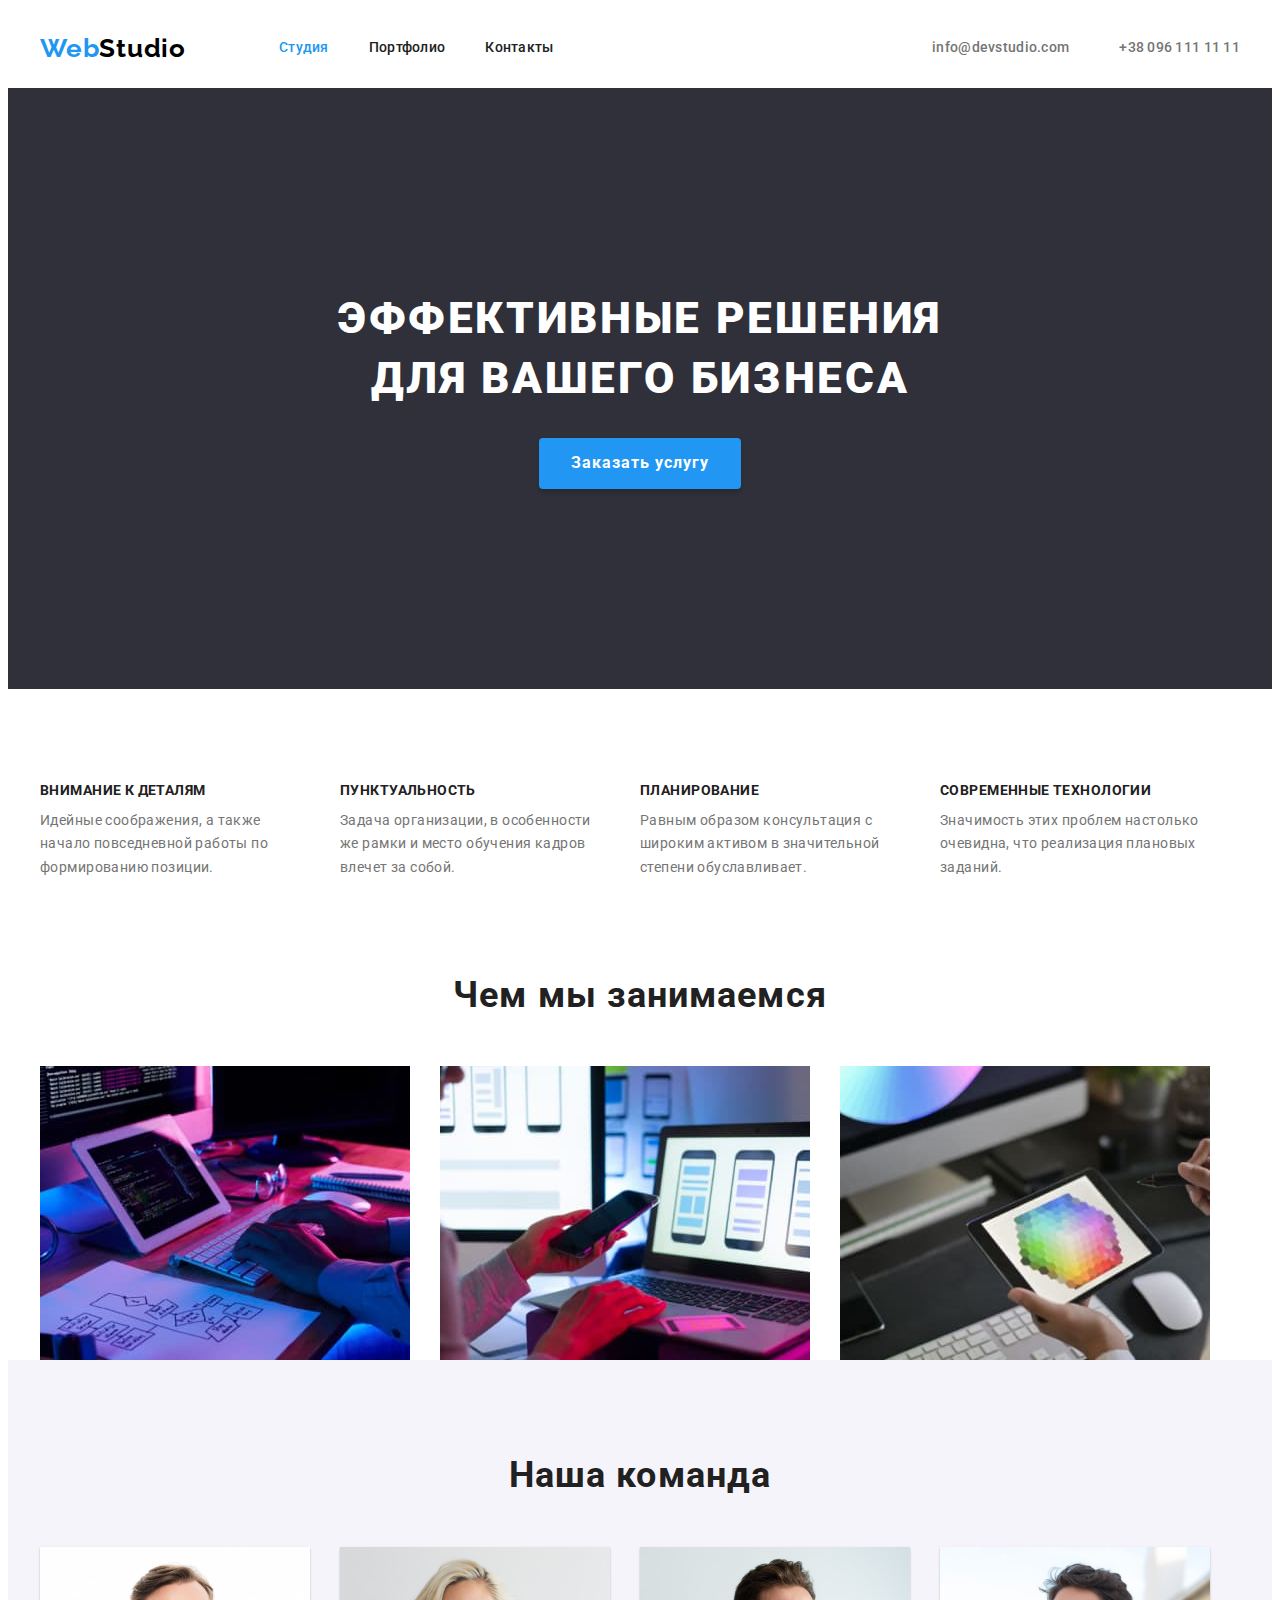
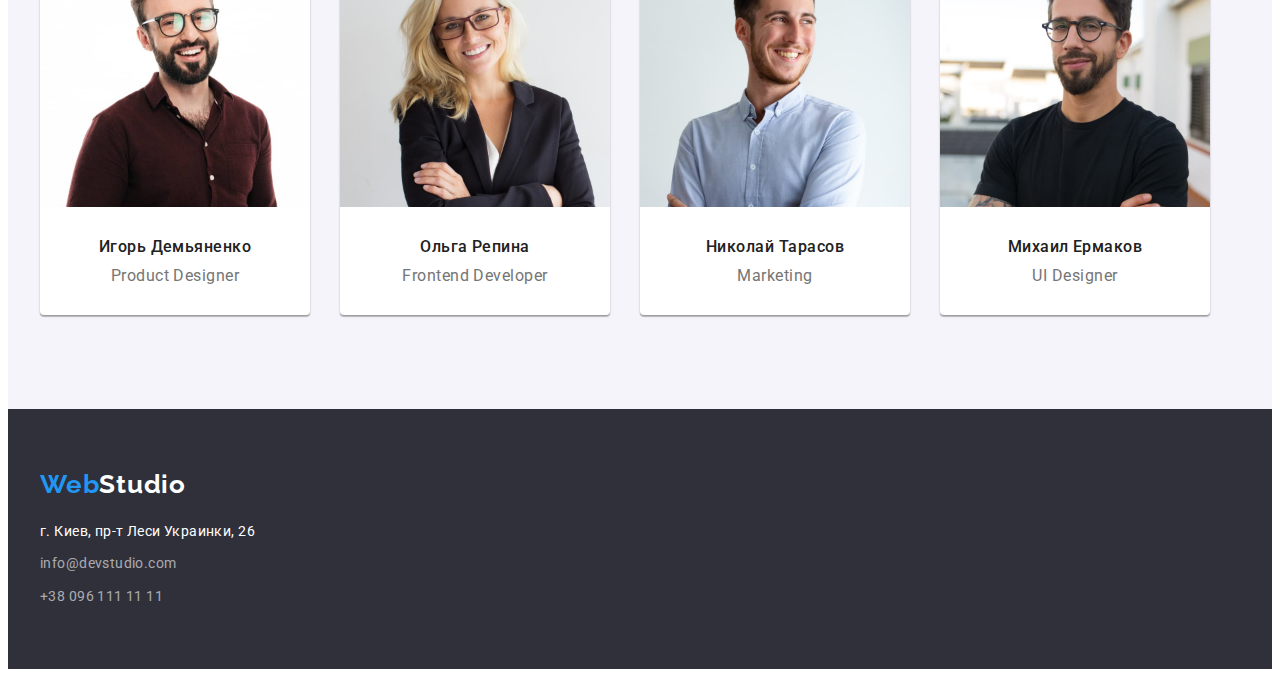
<file: index.html>
<!DOCTYPE html>
<html lang="ru">
	<head>
		<meta charset="UTF-8" />
		<meta http-equiv="X-UA-Compatible" content="IE=edge" />
		<meta name="viewport" content="width=device-width, initial-scale=1.0" />
		<title>Студия</title>
		<link
			href="https://fonts.googleapis.com/css2?family=Raleway:wght@700&family=Roboto:wght@400;500;700;900&display=swap"
			rel="stylesheet"
		/>
		<link rel="stylesheet" href="https://cdnjs.cloudflare.com/ajax/libs/modern-normalize/1.1.0/modern-normalize.min.css"
			integrity="sha512-wpPYUAdjBVSE4KJnH1VR1HeZfpl1ub8YT/NKx4PuQ5NmX2tKuGu6U/JRp5y+Y8XG2tV+wKQpNHVUX03MfMFn9Q=="
			crossorigin="anonymous" referrerpolicy="no-referrer" />

		<link rel="stylesheet" href="./css/styles.css" />
	</head>
	<body class="page">
		<!-- Верхняя линия -->
		<header class="page-header">

			<div class="container main-nav">		
			<nav class="main-nav">
				<a href="./index.html" class="logo link" lang="en">
					Web
					<span class="logo-header">Studio</span>
				</a>

				<ul class="site-nav list link">
					<li class="site-nav-item"><a href="./index.html" class="nav-link link current">Студия</a></li>
					<li class="site-nav-item"><a href="./portfolio.html" class="nav-link link">Портфолио</a></li>
					<li class="site-nav-item"><a href="" class="nav-link link">Контакты</a></li>
				</ul>
			</nav>
	
			<ul class="contacts-nav list link">
				<li class="contacts-nav-item"><a href="mailto:info@devstudio.com"
						class="contacts-nav-link link">info@devstudio.com</a></li>
				<li class="contacts-nav-item"><a href="tel:+380961111111" class="contacts-nav-link link">+38 096 111 11 11</a></li>
			
			</ul>
			</div>
		
		</header>

		<!-- Main content -->
		<main>
			<!-- Шапка -->
			<section class="section hero">
				<div class="container">
				<h1 class="hero-title">
					Эффективные решения для вашего бизнеса
				</h1>
				<button type="button" class="hero-buttom">Заказать услугу</button>
				</div>
			</section>

			<!-- Особенности -->
			
			<section class="section feature">
				<div class="container">
				<h2 class="section-title visually-hidden">Особенности</h2>
             
				<ul class="feature-list list">
					<li class="feature-list-item">
						<h3 class="feature-title">Внимание к деталям</h3>
						<p class="text list">Идейные соображения, а также начало повседневной работы по формированию позиции.</p>
					</li>
					<li class="feature-list-item">
						<h3 class="feature-title">Пунктуальность</h3>
						<p class="text list">Задача организации, в особенности же рамки и место обучения кадров влечет за собой.</p>
					</li>
					<li class="feature-list-item">
						<h3 class="feature-title">Планирование</h3>
						<p class="text list">Равным образом консультация с широким активом в значительной степени обуславливает.</p>
					</li>
					<li class="feature-list-item">
						<h3 class="feature-title">Современные технологии</h3>
						<p class="text list">Значимость этих проблем настолько очевидна, что реализация плановых заданий.</p>
					</li>
				</ul>
			</div>	
			</section>
			

			<!-- Чем мы занимаемся -->
			
			<section class="section work">
				<div class="container">
				<h2 class="section-title">Чем мы занимаемся</h2>
				<ul class="work-list list">
					<li class="work-flex" >
						<img src="./image/box-1.jpg" alt="Работа за компьютером" width="370" height="295" class="work-img"/>
					</li>
					<li class="work-flex" >
						<img src="./image/box-2.jpg" alt="Работа с мобильными устройствави" width="370" height="295" class="work-img"/>
					</li>
					<li class="work-flex" >
						<img src="./image/box-3.jpg" alt="Работа с графическим дизайном" width="370" height="295" class="work-img"/>
					</li>
				</ul>
				</div>
			</section>



			<!-- Наша команда -->
			
			<section class="section team">
				<div class="container">
				<h2 class="section-title">Наша команда</h2>

				<ul class="team-list list">
					
					<li class="team-bg">
						<img src="./image/team/team-1.jpg" alt="Фото Игоря Демьяненко" width="270" class="team-img" />
						<div class="team-content">
						<h3 class="team-title">Игорь Демьяненко</h3>
						<p class="team-text" lang="en">Product Designer</p>
						</div>
					</li>
					<li class="team-bg">
						<img src="./image/team/team-2.jpg" alt="Фото Ольги Репиной" width="270" class="team-img" />
						<div class="team-content">
						<h3 class="team-title">Ольга Репина</h3>
						<p class="team-text" lang="en">Frontend Developer</p>
						</div>
					</li>
					<li class="team-bg">
						<img src="./image/team/team-3.jpg" alt="Фото Николая Тарасова" width="270" class="team-img" />
						<div class="team-content">
						<h3 class="team-title">Николай Тарасов</h3>
						<p class="team-text" lang="en">Marketing</p>
						</div>
					</li>
					<li class="team-bg">
						<img src="./image/team/team-4.jpg" alt="Фото Михаила Ермакова" width="270" class="team-img" />
						<div class="team-content">
						<h3 class="team-title">Михаил Ермаков</h3>
						<p class="team-text" lang="en">UI Designer</p>
						</div>
					</li>
				</ul>
				</div>
			</section>
		
		</main>

		<!-- Подвал -->
		<footer class="footer section">
			<div class="container">
			<a href="./index.html" class="logo link logo-down" lang="en">
				Web
				<span class="logo-footer">Studio</span>
			</a>

			<address class="footer-nav list link">
				<ul class="list">
					<li class="footer-nav-item"><a href="" class="footer-nav-address link">г. Киев, пр-т Леси Украинки, 26</a></li>
					<li class="footer-nav-item"><a href="mailto:info@devstudio.com" class="footer-nav-contact link">info@devstudio.com</a></li>
					<li class="footer-nav-item"><a href="tel:+380961111111" class="footer-nav-contact link">+38 096 111 11 11</a></li>
				</ul>
			</address>
		</div>
		</footer>
	</body>
</html>
</file>
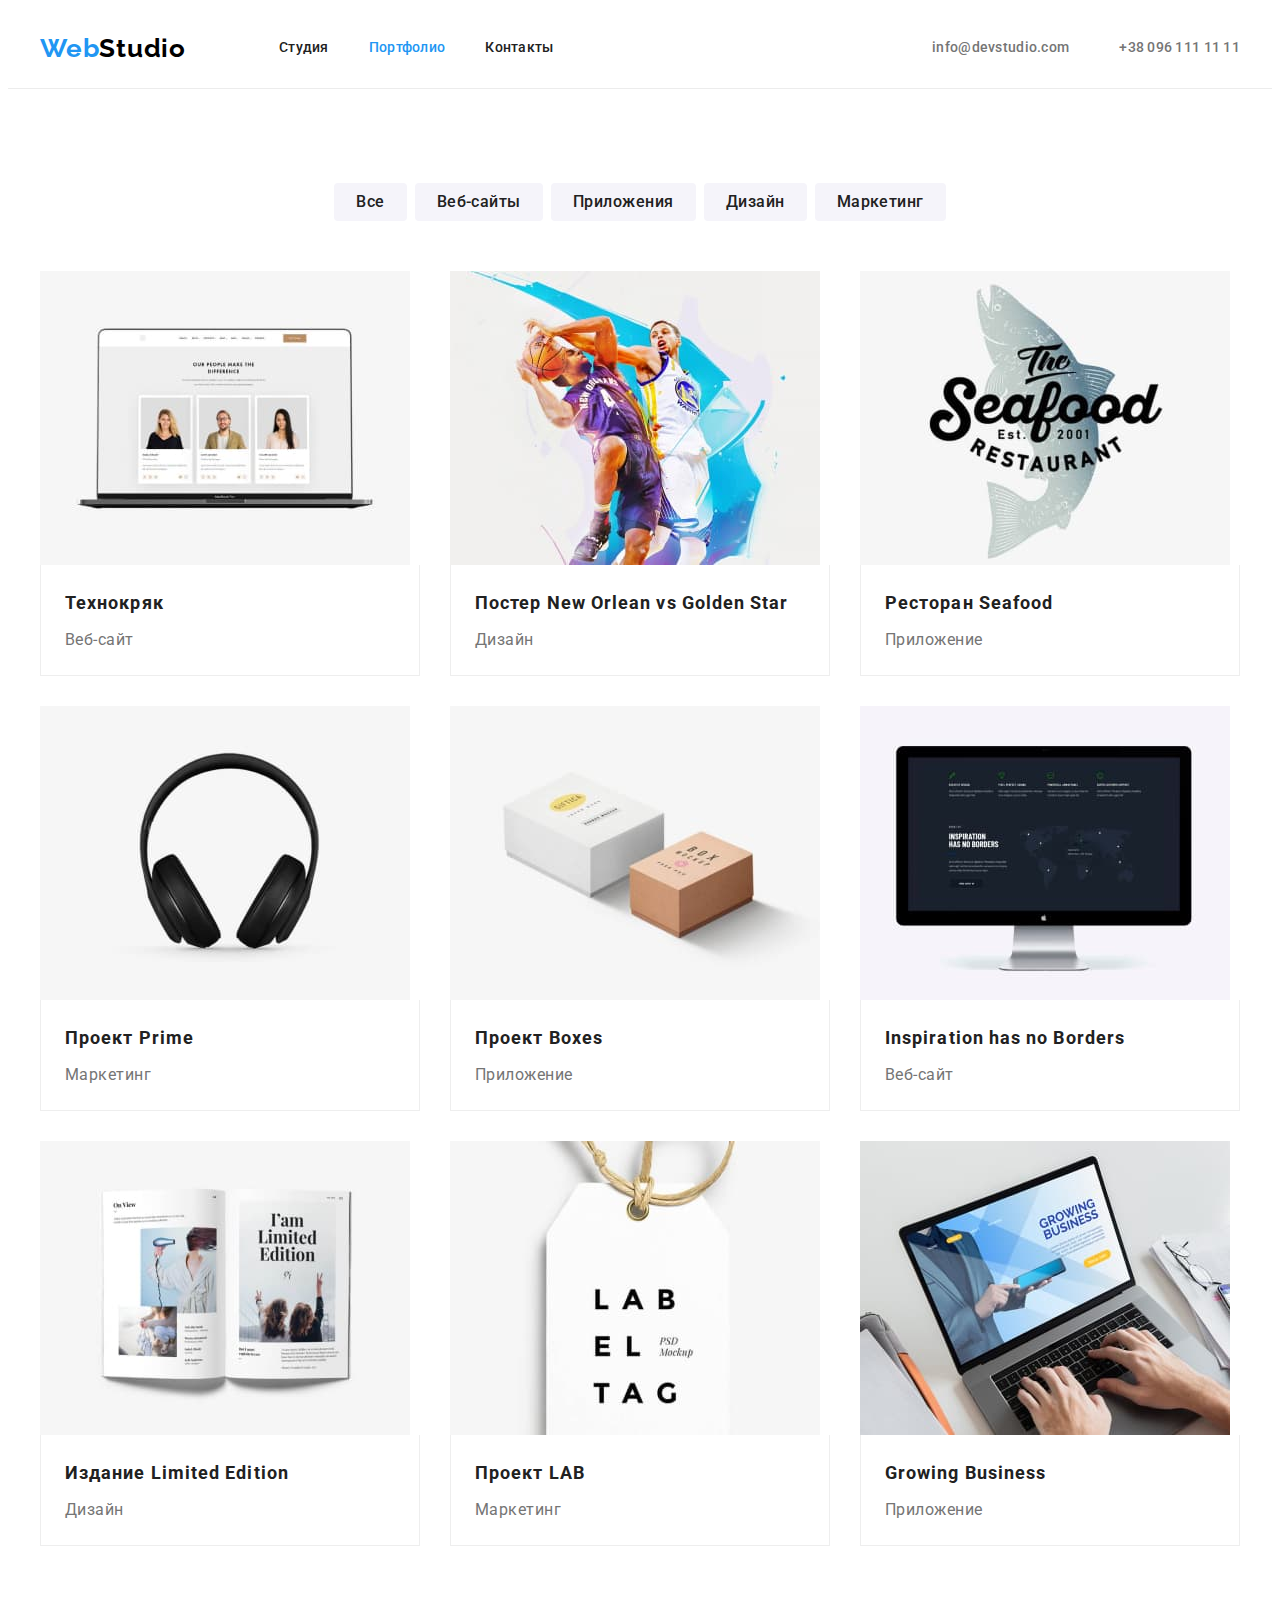
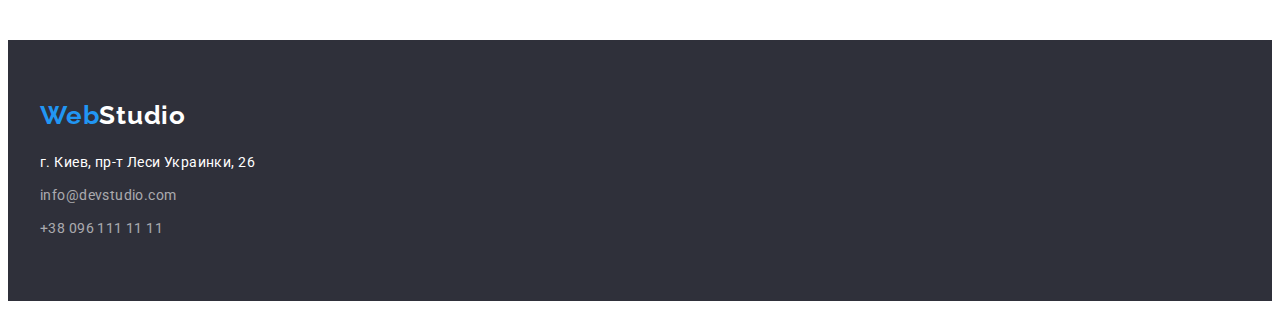
<file: portfolio.html>
<!DOCTYPE html>
<html lang="ru">

<head>
	<meta charset="UTF-8" />
	<meta http-equiv="X-UA-Compatible" content="IE=edge" />
	<meta name="viewport" content="width=device-width, initial-scale=1.0" />
	<title>Студия</title>
	<link
		href="https://fonts.googleapis.com/css2?family=Raleway:wght@700&family=Roboto:wght@400;500;700;900&display=swap"
		rel="stylesheet" />
	<link rel="stylesheet" href="https://cdnjs.cloudflare.com/ajax/libs/modern-normalize/1.1.0/modern-normalize.min.css"
		integrity="sha512-wpPYUAdjBVSE4KJnH1VR1HeZfpl1ub8YT/NKx4PuQ5NmX2tKuGu6U/JRp5y+Y8XG2tV+wKQpNHVUX03MfMFn9Q=="
		crossorigin="anonymous" referrerpolicy="no-referrer" />

	<link rel="stylesheet" href="./css/styles.css" />
</head>

<body class="page">
		<!-- Верхняя линия -->

		<header class="page-header">
		
			<div class="container main-nav">
				<nav class="main-nav">
					<a href="./index.html" class="logo link" lang="en">
						Web
						<span class="logo-header">Studio</span>
					</a>
		
					<ul class="site-nav list link">
						<li class="site-nav-item"><a href="./index.html" class="nav-link link">Студия</a></li>
						<li class="site-nav-item"><a href="./portfolio.html" class="nav-link link current">Портфолио</a></li>
						<li class="site-nav-item"><a href="" class="nav-link link">Контакты</a></li>
					</ul>
				</nav>
				
						<ul class="contacts-nav list link">
					<li class="contacts-nav-item"><a href="mailto:info@devstudio.com"
							class="contacts-nav-link link">info@devstudio.com</a></li>
					<li class="contacts-nav-item"><a href="tel:+380961111111" class="contacts-nav-link link">+38 096 111 11 11</a></li>
		
				</ul>
			</div>
		
		
		</header>

		<!-- Main content -->
		<main>
			<!-- Filtr -->
			
			<section class="section filter">
				<div class="container">
				<h1 class="section-title visually-hidden">Примеры работ</h1>

				<ul class="filter-nav list">
					<li class="filter-flex"><button type="button" class="button">Все</button></li>
					<li class="filter-flex"><button type="button" class="button">Веб-сайты</button></li>
					<li class="filter-flex"><button type="button" class="button">Приложения</button></li>
					<li class="filter-flex"><button type="button" class="button">Дизайн</button></li>
					<li class="filter-flex"><button type="button" class="button">Маркетинг</button></li>
				</ul>

				<ul class="portfolio list">
					<li class="portfolio-flex">
						<img src="./image/portfolio/work-list-1.jpg" alt="Веб-сайт компании Технокряк" width="370" height="295" class="portfolio-img"/>

						<div class="card-content">
						<h2 class="portfolio-title">Технокряк</h2>
						<p class="portfolio-text">Веб-сайт</p>
						</div>
						</li>
					
					<li class="portfolio-flex">
						<img src="./image/portfolio/work-list-2.jpg" alt="Постер с баскетболистами" width="370" height="295" class="portfolio-img"/>

						<div class="card-content">
						<h2 class="portfolio-title">
							Постер
							<span lang="en">New Orlean vs Golden Star</span>
						</h2>
						<p class="portfolio-text">Дизайн</p>
						</div>
						</li>
					
					<li class="portfolio-flex">
						<img src="./image/portfolio/work-list-3.jpg" alt="Логотип ресторана Seafood" width="370" height="295" class="portfolio-img"/>

						<div class="card-content">
						<h2 class="portfolio-title">
							Ресторан
							<span lang="en">Seafood</span>
						</h2>
						<p class="portfolio-text">Приложение</p>
						</div>
						</li>
					
					<li class="portfolio-flex">
						<img src="./image/portfolio/work-list-4.jpg" alt="Фото наушников" width="370" height="295" class="portfolio-img"/>

						<div class="card-content">
						<h2 class="portfolio-title">
							Проект
							<span lang="en">Prime</span>
						</h2>
						<p class="portfolio-text">Маркетинг</p>
						</div>
						</li>
					
					<li class="portfolio-flex">
						<img src="./image/portfolio/work-list-5.jpg" alt="Фото коробок" width="370" height="295" class="portfolio-img"/>

						<div class="card-content">
						<h2 class="portfolio-title">
							Проект
							<span lang="en">Boxes</span>
						</h2>
						<p class="portfolio-text">Приложение</p>
						</div>
						</li>
					
					<li class="portfolio-flex">
						<img
							src="./image/portfolio/work-list-6.jpg"
							alt="Фото монитора с открытым сайтом"
							width="370"
							height="295"
					 class="portfolio-img"/>
					 <div class="card-content">
						<h2 class="portfolio-title" lang="en">Inspiration has no Borders</h2>
						<p class="portfolio-text">Веб-сайт</p>
						</div>
						</li>
					
					<li class="portfolio-flex">
						<img src="./image/portfolio/work-list-7.jpg" alt="Журнал Limited Edition" width="370" height="295" class="portfolio-img"/>

						<div class="card-content">
						<h2 class="portfolio-title">
							Издание
							<span lang="en">Limited Edition</span>
						</h2>
						<p class="portfolio-text">Дизайн</p>
						</div>
						</li>
					
					<li class="portfolio-flex">
						<img src="./image/portfolio/work-list-8.jpg" alt="Ярлык с дизайном логотипа" width="370" height="295" class="portfolio-img"/>

						<div class="card-content">
						<h2 class="portfolio-title">
							Проект
							<span lang="en">LAB</span>
						</h2>
						<p class="portfolio-text">Маркетинг</p>
						</div>
						</li>
					
					<li class="portfolio-flex">
						<img src="./image/portfolio/work-list-9.jpg" alt="Работа за ноутбуком" width="370" height="295" class="portfolio-img"/>

						<div class="card-content">
						<h2 class="portfolio-title" lang="en">Growing Business</h2>
						<p class="portfolio-text">Приложение</p>
						</div>
						</li>
					
					
				</ul>
			</div>	
			</section>
			
		</main>

		<!-- Подвал -->
		<footer class="footer section">
			<div class="container">
			<a href="./index.html" class="logo link logo-down" lang="en">
				Web
				<span class="logo-footer">Studio</span>
			</a>

			<address class="footer-nav list link">
				<ul class="list">
					<li class="footer-nav-item"><a href="" class="footer-nav-address link">г. Киев, пр-т Леси Украинки, 26</a></li>
					<li class="footer-nav-item"><a href="mailto:info@devstudio.com" class="footer-nav-contact link">info@devstudio.com</a></li>
					<li class="footer-nav-item"><a href="tel:+380961111111" class="footer-nav-contact link">+38 096 111 11 11</a></li>
				</ul>
			</address>
		</div>
		</footer>
	</body>
</html>
</file>
<file: css/styles.css>
:root {
	--primary-text-color: #757575;
	--title-text-color: #212121;
	--accent-color: #2196f3;
	--primare-bg-color: #ffffff;
	--hero-bg-color: #2f303a;
	--secondary-bg-color: #f5f4fa;
	--secondary-accent-color: #000000;
	--card-set-gap: 30px;
	--section-set-gap: 94px;
}

.page {
	font-family: "Roboto", sans-serif;
	color: var(--primary-text-color);
	background-color: var(--primare-bg-color);
}

.list {
	list-style: none;
	padding: 0;
	margin: 0;
}

.link {
	text-decoration: none;
}

.container {
	width: 1200px;
	padding: 0px 15px;
	margin-left: auto;
	margin-right: auto;

	/* outline: 2px solid tomato; */
}

h1,
h2,
h3,
p {
	margin: 0;
}

img {
	display: block;
	max-width: 100%;
	height: auto;
}

/* -------------------------styles logo------------------------- */

.logo {
	display: flex;

	font-family: "Raleway", sans-serif;
	font-weight: 700;
	font-size: 26px;
	line-height: 1.19;
	letter-spacing: 0.03em;
	color: var(--accent-color);
}

.logo-header {
	color: var(--secondary-accent-color);
}

.logo-footer {
	color: var(--primare-bg-color);
}

/* -------------------------Site-Nav------------------------- */

.main-nav {
	display: flex;
	align-items: center;
}

.site-nav {
	display: flex;
	margin-left: 93px;
}

.contacts-nav {
	display: flex;
	margin-left: auto;
}

.site-nav .site-nav-item + .site-nav-item {
	margin-left: 40px;
}

.nav-link {
	display: block;
	padding: 32px 0px;

	font-weight: 500;
	font-size: 14px;
	line-height: 1.14;
	letter-spacing: 0.02em;
	color: var(--title-text-color);
}
.contacts-nav-link {
	display: block;
	padding: 32px 0px;

	font-weight: 500;
	font-size: 14px;
	line-height: 1.14;
	letter-spacing: 0.02em;
	color: var(--primary-text-color);
}

.contacts-nav .contacts-nav-item + .contacts-nav-item {
	margin-left: 50px;
}

.site-nav .current {
	color: var(--accent-color);
}

.nav-link:hover,
.nav-link:focus,
.contacts-nav-link:hover,
.contacts-nav-link:focus,
.footer-nav-address:hover,
.footer-nav-address:focus,
.footer-nav-contact:hover,
.footer-nav-contact:focus
 {
	color: var(--accent-color);
}

/* -------------------------Styles index.html------------------------- */

/*------------------------- Styles Hero ------------------------------ */
.hero {
	padding: 200px 0;
	background-color: var(--hero-bg-color);
	text-align: center;
}
.hero-title {
	margin: 0 auto var(--card-set-gap);
	padding-top: 0;
	max-width: 696px;

	text-align: center;
	font-weight: 900;
	font-size: 44px;
	line-height: 1.37;
	letter-spacing: 0.06em;
	text-transform: uppercase;
	color: var(--primare-bg-color);
}

/* -------------------------Section styles------------------------- */

.section-title {
	margin: 0 0 50px;

	font-weight: 700;
	font-size: 36px;
	line-height: 1.17;
	text-align: center;
	letter-spacing: 0.03em;
	color: var(--title-text-color);
}

.visually-hidden {
	position: absolute;
	white-space: nowrap;
	width: 1px;
	height: 1px;
	overflow: hidden;
	border: 0;
	padding: 0;
	clip: rect(0 0 0 0);
	clip-path: inset(50%);
	margin: -1px;
}

.text {
	font-size: 14px;
	line-height: 1.71;
	letter-spacing: 0.03em;
}

/* -------------------------Feature styles------------------------- */
.feature {
	padding: var(--section-set-gap) 0;
}
.feature-list {
	display: flex;
}
.feature-list-item {
	margin-right: var(--card-set-gap);
	width: 270px;
}
.feature-list-item:nth-child(4n) {
	margin-right: 0px;
}

.feature-title {
	margin-bottom: 10px;
	font-weight: 700;
	font-size: 14px;
	line-height: 1.14;
	letter-spacing: 0.03em;
	text-transform: uppercase;
	color: var(--title-text-color);
}

/* -------------------------Work styles------------------------- */
.work {
	padding-bottom: var(--section-set-gap) 0;
}
.work-list {
	display: flex;
}
.work-list .work-flex + .work-flex {
	margin-left: var(--card-set-gap);
}

/* -------------------------Team styles------------------------- */

.team {
	padding: var(--section-set-gap) 0;
	background-color: var(--secondary-bg-color);
}

.team-list {
	display: flex;
}

.team-bg {
	width: 270px;
	box-shadow: 0px 1px 3px rgba(0, 0, 0, 0.12), 0px 1px 1px rgba(0, 0, 0, 0.14), 0px 2px 1px rgba(0, 0, 0, 0.2);
	border-radius: 0px 0px 4px 4px;

	background-color: var(--primare-bg-color);
}
.team-list .team-bg + .team-bg {
	margin-left: var(--card-set-gap);
}


.team-content {
	padding: var(--card-set-gap) 32px;
}

.team-title {
	margin: 0 0 10px;

	font-weight: 500;
	font-size: 16px;
	line-height: 1.19;
	letter-spacing: 0.03em;
	text-align: center;
	color: var(--title-text-color);
}
.team-text {
	
	font-size: 16px;
	line-height: 1.19;
	text-align: center;
	letter-spacing: 0.03em;
}

/* -------------------------Button styles------------------------- */
.hero-buttom {
	padding: 10px 32px;
	border-radius: 4px;
	box-shadow: 0px 4px 4px rgba(0, 0, 0, 0.15);

	font-family: inherit;
	font-weight: 700;
	font-size: 16px;
	line-height: 1.88;

	letter-spacing: 0.06em;
	color: var(--primare-bg-color);
	background-color: var(--accent-color);

	min-width: 200px;
	border: transparent;
	text-align: center;
	cursor: pointer;
}
.hero-buttom:hover {
	background-color: #188ce8;
	box-shadow: 0px 4px 4px rgba(0, 0, 0, 0.15);
}
.filter-nav {
	display: flex;
	justify-content: center;
	margin-bottom: 50px;
}

.filter-nav .filter-flex + .filter-flex {
	margin-left: 8px;
}
.button {
	display: block;
	padding: 6px 22px;

	font-family: inherit;
	font-weight: 500;
	font-size: 16px;
	line-height: 1.63;
	letter-spacing: 0.03em;
	color: var(--title-text-color);
	background-color: var(--secondary-bg-color);

	border-radius: 4px;

	border: transparent;

	text-align: center;
	cursor: pointer;
}

.button:hover,
.button:focus {
	color: var(--primare-bg-color);
	background-color: var(--accent-color);
	box-shadow: 0px 3px 1px rgba(0, 0, 0, 0.1), 0px 1px 2px rgba(0, 0, 0, 0.08), 0px 2px 2px rgba(0, 0, 0, 0.12);
}

/* -------------------------Styles portfolio.html------------------------- */

.filter {
	padding: var(--section-set-gap) 0;
	border-width: 1px 0 0;
	border-style: solid;
	border-color: #ececec;
}
.portfolio {
	
	padding: 0;
	margin: 50px 0 0;

	display: flex;
	flex-wrap: wrap;
	margin-left: calc(-1 * var(--card-set-gap));
	margin-top: calc(-1 * var(--card-set-gap));

	
}

.portfolio-flex {
	flex-basis: calc(100% / 3 - var(--card-set-gap));
	margin-left: var(--card-set-gap);
	margin-top: var(--card-set-gap);
}
.card-content {
	padding: 20px 24px;

	border-width: 0 1px 1px;
	border-style: solid;
	border-color: #eeeeee;
}

.portfolio-title {
	margin: 0 0 4px;

	font-weight: 700;
	font-size: 18px;
	line-height: 2;
	letter-spacing: 0.06em;
	color: var(--title-text-color);
}

.portfolio-text {
	font-size: 16px;
	line-height: 1.88;
	letter-spacing: 0.03em;
}

/* -------------------------Styles footer------------------------- */

.logo-down {
	margin-bottom: 20px;
}

.logo-footer {
	color: var(--primare-bg-color);
}

.footer {
	background-color: var(--hero-bg-color);
	padding: 60px 0;
}

.footer-nav {
	font-style: normal;
	font-size: 14px;
	line-height: 1.71;
	letter-spacing: 0.03em;
}

.footer-nav-address {
	color: var(--primare-bg-color);
	
}

.footer-nav-contact {
	color: rgba(255, 255, 255, 0.6);
	
}

.footer-nav-item:not(:last-child) {
	margin-bottom: 9px;
}
</file>
